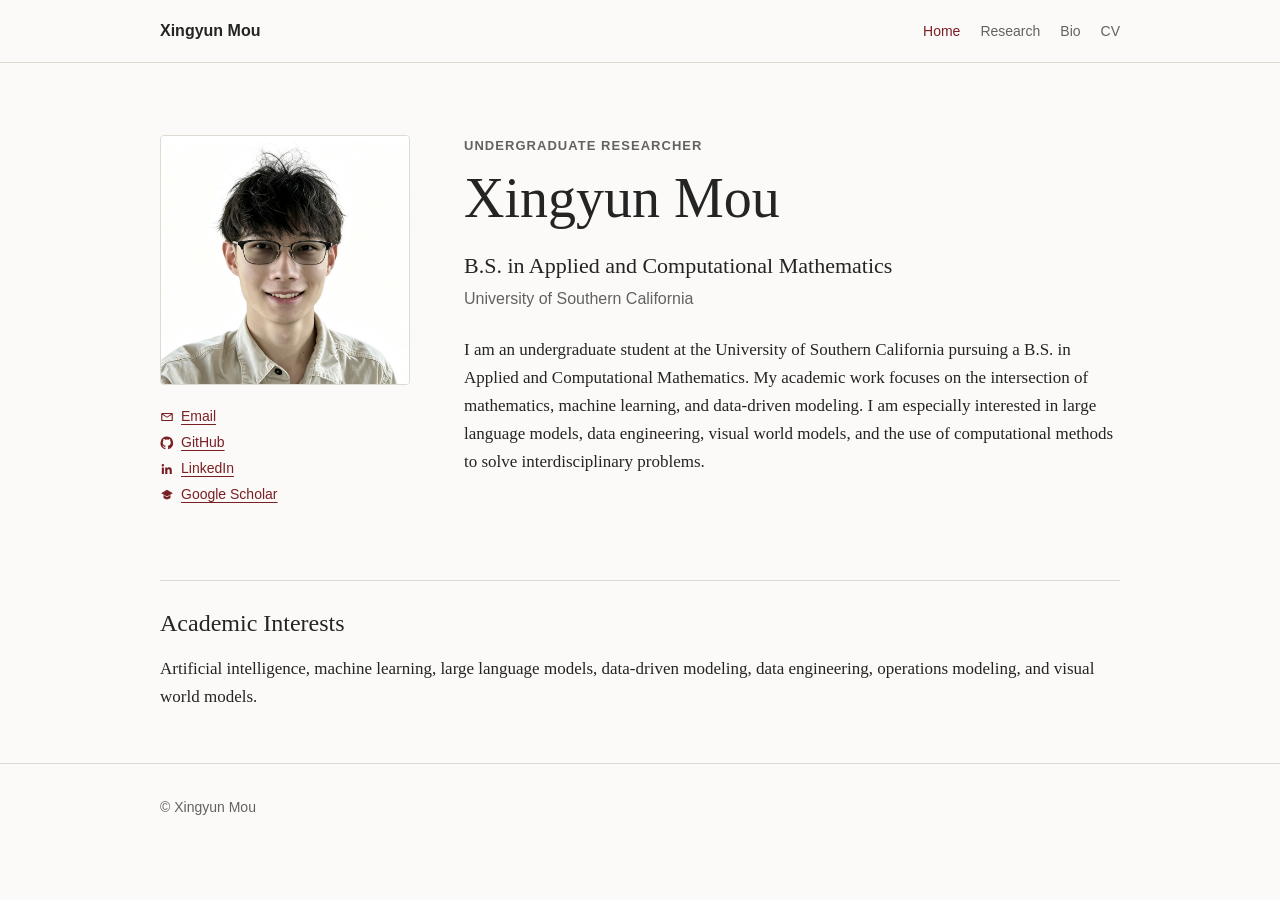
<file: index.html>
<!DOCTYPE html>
<html lang="en">
<head>
  <meta charset="utf-8">
  <meta name="viewport" content="width=device-width, initial-scale=1">
  <meta name="description" content="Personal academic website for Xingyun Mou, undergraduate student in Applied and Computational Mathematics at the University of Southern California.">
  <title>Xingyun Mou</title>
  <link rel="stylesheet" href="assets/styles.css">
</head>
<body>
  <header class="site-header">
    <nav class="nav container" aria-label="Primary navigation">
      <a class="site-title" href="index.html">Xingyun Mou</a>
      <div class="nav-links">
        <a href="index.html" aria-current="page">Home</a>
        <a href="research.html">Research</a>
        <a href="bio.html">Bio</a>
        <a href="files/Xingyun_Mou_CV.pdf">CV</a>
      </div>
    </nav>
  </header>

  <main class="container">
    <section class="profile-layout" aria-labelledby="intro-heading">
      <aside class="profile-panel">
        <figure class="portrait">
          <img src="assets/profile.jpg" alt="Profile photo of Xingyun Mou">
        </figure>
        <div class="contact-links" aria-label="External and contact links">
          <a href="mailto:xingyunm@usc.edu">
            <svg class="contact-icon" aria-hidden="true" viewBox="0 0 24 24" width="14" height="14" focusable="false">
              <path d="M4 5h16a2 2 0 0 1 2 2v10a2 2 0 0 1-2 2H4a2 2 0 0 1-2-2V7a2 2 0 0 1 2-2Zm0 3.2v8.8h16V8.2l-8 5.2-8-5.2Zm1.2-1.2 6.8 4.4L18.8 7H5.2Z"/>
            </svg>
            <span>Email</span>
          </a>
          <a href="https://github.com/ethanmou">
            <svg class="contact-icon" aria-hidden="true" viewBox="0 0 24 24" width="14" height="14" focusable="false">
              <path d="M12 .8a11.2 11.2 0 0 0-3.5 21.8c.6.1.8-.3.8-.6v-2c-3.2.7-3.9-1.4-3.9-1.4-.5-1.3-1.2-1.7-1.2-1.7-1-.7.1-.7.1-.7 1.1.1 1.7 1.2 1.7 1.2 1 1.7 2.7 1.2 3.3.9.1-.7.4-1.2.7-1.5-2.6-.3-5.3-1.3-5.3-5.6 0-1.2.4-2.3 1.2-3.1-.1-.3-.5-1.5.1-3 0 0 1-.3 3.2 1.2a11 11 0 0 1 5.8 0C16.2 4.8 17.2 5 17.2 5c.6 1.5.2 2.7.1 3 .7.8 1.2 1.8 1.2 3.1 0 4.3-2.7 5.3-5.3 5.6.4.4.8 1.1.8 2.2V22c0 .3.2.7.8.6A11.2 11.2 0 0 0 12 .8Z"/>
            </svg>
            <span>GitHub</span>
          </a>
          <a href="https://www.linkedin.com/in/xingyun-3b1611391">
            <svg class="contact-icon" aria-hidden="true" viewBox="0 0 24 24" width="14" height="14" focusable="false">
              <path d="M4.9 3.5a2.1 2.1 0 1 1 0 4.2 2.1 2.1 0 0 1 0-4.2ZM3.1 9.3h3.6v11.2H3.1V9.3Zm5.8 0h3.4v1.5h.1c.5-.9 1.7-1.8 3.4-1.8 3.7 0 4.4 2.4 4.4 5.6v5.9h-3.6v-5.2c0-1.3 0-2.9-1.8-2.9s-2.1 1.4-2.1 2.8v5.3H8.9V9.3Z"/>
            </svg>
            <span>LinkedIn</span>
          </a>
          <a href="https://scholar.google.com/citations?user=PLACEHOLDER">
            <svg class="contact-icon" aria-hidden="true" viewBox="0 0 24 24" width="14" height="14" focusable="false">
              <path d="m12 3 10 5.8-10 5.8L2 8.8 12 3Zm-6 9.2 6 3.5 6-3.5v4.2c0 1.2-2.7 3.1-6 3.1s-6-1.9-6-3.1v-4.2Z"/>
            </svg>
            <span>Google Scholar</span>
          </a>
        </div>
      </aside>

      <section class="intro">
        <p class="eyebrow">Undergraduate Researcher</p>
        <h1 id="intro-heading">Xingyun Mou</h1>
        <p class="lead">B.S. in Applied and Computational Mathematics</p>
        <p class="institution">University of Southern California</p>

        <p>
          I am an undergraduate student at the University of Southern California pursuing a
          B.S. in Applied and Computational Mathematics. My academic work focuses on the
          intersection of mathematics, machine learning, and data-driven modeling. I am
          especially interested in large language models, data engineering, visual world
          models, and the use of computational methods to solve interdisciplinary
          problems.
        </p>
      </section>
    </section>

    <section class="section-block" aria-labelledby="interests-heading">
      <h2 id="interests-heading">Academic Interests</h2>
      <p>
        Artificial intelligence, machine learning, large language models, data-driven
        modeling, data engineering, operations modeling, and visual world models.
      </p>
    </section>
  </main>

  <footer class="site-footer">
    <div class="container">
      <p>&copy; Xingyun Mou</p>
    </div>
  </footer>
</body>
</html>
</file>
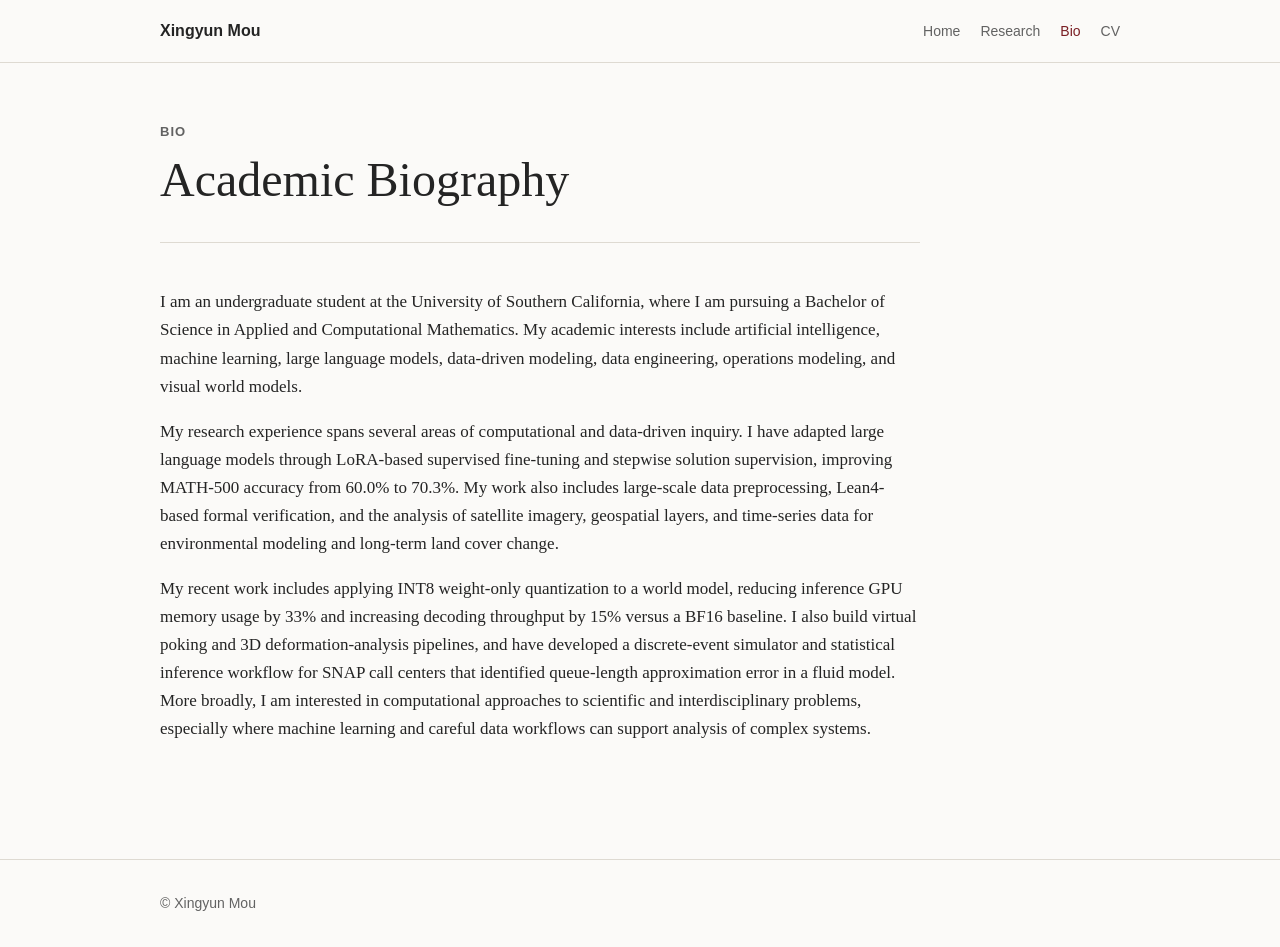
<file: bio.html>
<!DOCTYPE html>
<html lang="en">
<head>
  <meta charset="utf-8">
  <meta name="viewport" content="width=device-width, initial-scale=1">
  <meta name="description" content="Academic biography for Xingyun Mou.">
  <title>Bio | Xingyun Mou</title>
  <link rel="stylesheet" href="assets/styles.css">
</head>
<body>
  <header class="site-header">
    <nav class="nav container" aria-label="Primary navigation">
      <a class="site-title" href="index.html">Xingyun Mou</a>
      <div class="nav-links">
        <a href="index.html">Home</a>
        <a href="research.html">Research</a>
        <a href="bio.html" aria-current="page">Bio</a>
        <a href="files/Xingyun_Mou_CV.pdf">CV</a>
      </div>
    </nav>
  </header>

  <main class="container page">
    <header class="page-header">
      <p class="eyebrow">Bio</p>
      <h1>Academic Biography</h1>
    </header>

    <section class="section-block prose">
      <p>
        I am an undergraduate student at the University of Southern California, where I am
        pursuing a Bachelor of Science in Applied and Computational Mathematics. My
        academic interests include artificial intelligence, machine learning, large
        language models, data-driven modeling, data engineering, operations modeling, and
        visual world models.
      </p>

      <p>
        My research experience spans several areas of computational and data-driven
        inquiry. I have adapted large language models through LoRA-based supervised
        fine-tuning and stepwise solution supervision, improving MATH-500 accuracy from
        60.0% to 70.3%. My work also includes large-scale data preprocessing, Lean4-based
        formal verification, and the analysis of satellite imagery, geospatial layers,
        and time-series data for environmental modeling and long-term land cover change.
      </p>

      <p>
        My recent work includes applying INT8 weight-only quantization to a world model,
        reducing inference GPU memory usage by 33% and increasing decoding throughput by
        15% versus a BF16 baseline. I also build virtual poking and 3D deformation-analysis
        pipelines, and have developed a discrete-event simulator and statistical inference
        workflow for SNAP call centers that identified queue-length approximation error in
        a fluid model. More broadly, I am interested in computational approaches to
        scientific and interdisciplinary problems, especially where machine learning and
        careful data workflows can support analysis of complex systems.
      </p>
    </section>
  </main>

  <footer class="site-footer">
    <div class="container">
      <p>&copy; Xingyun Mou</p>
    </div>
  </footer>
</body>
</html>
</file>
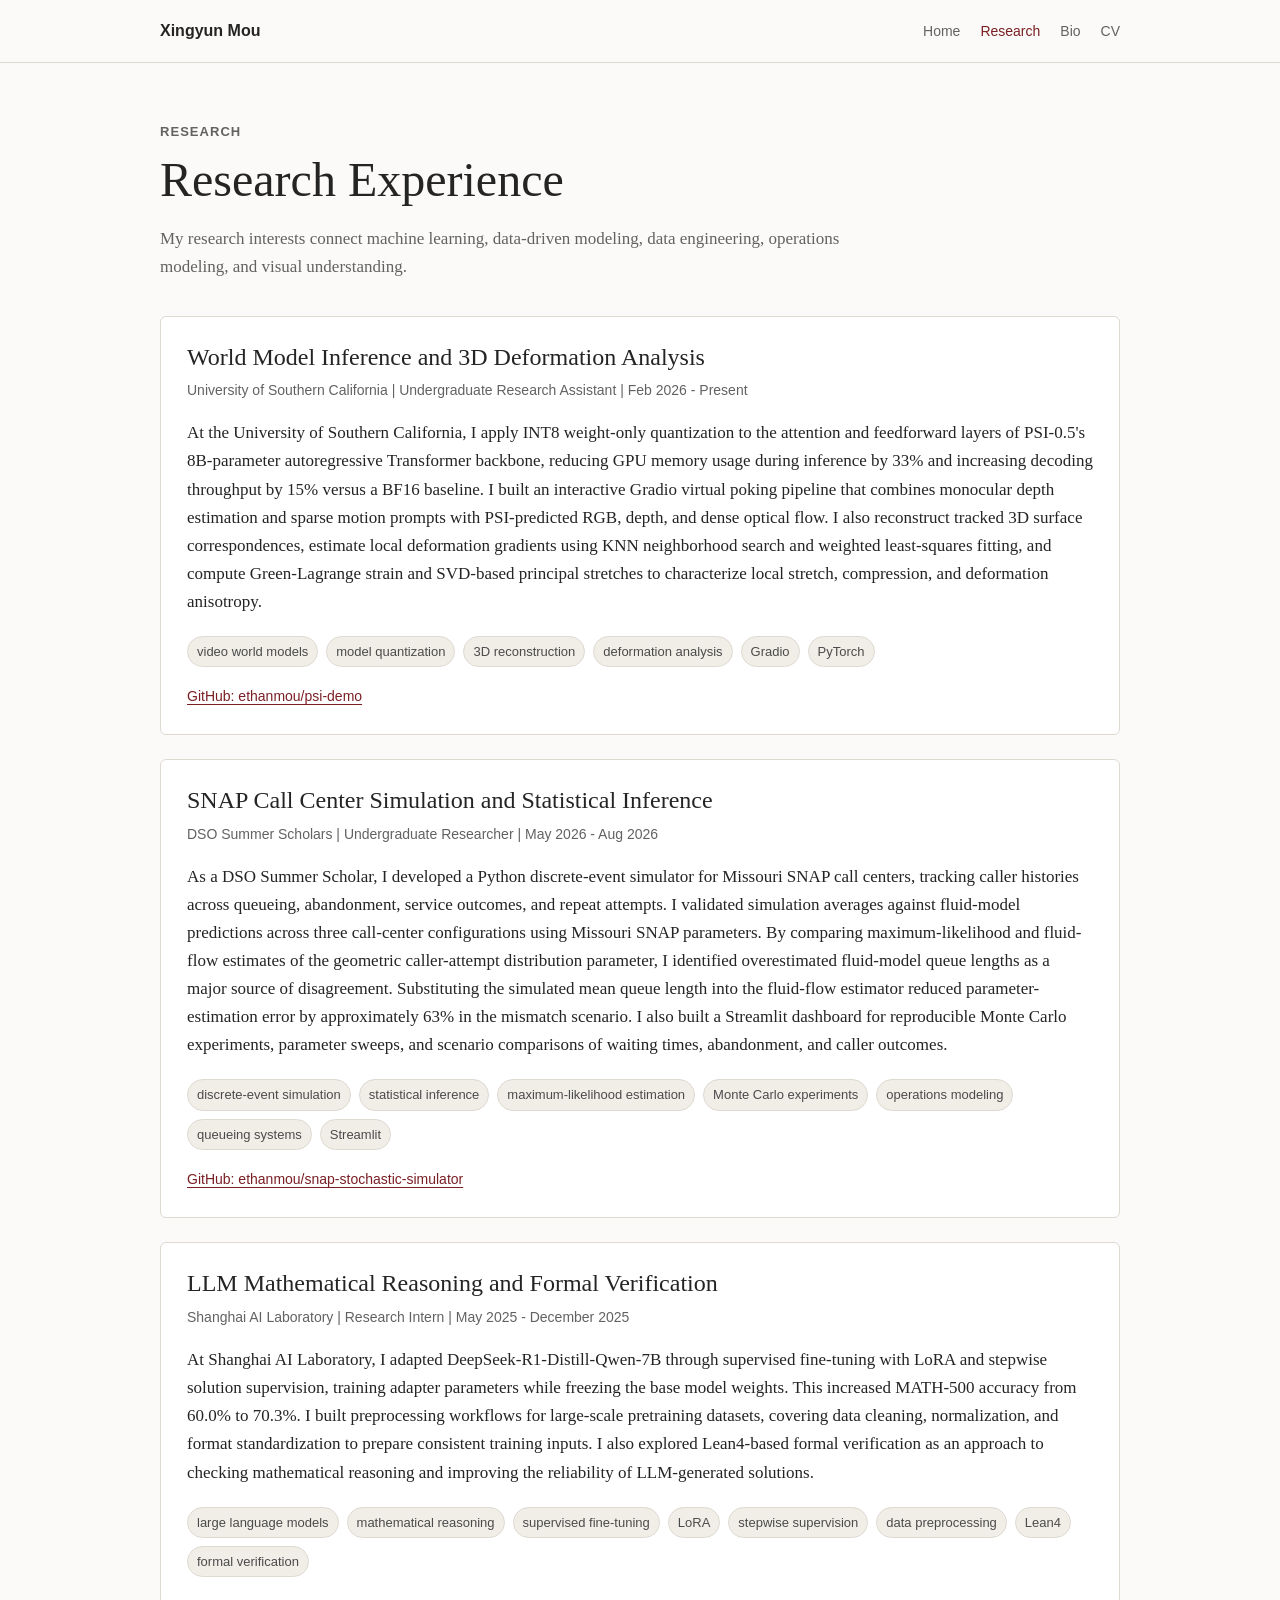
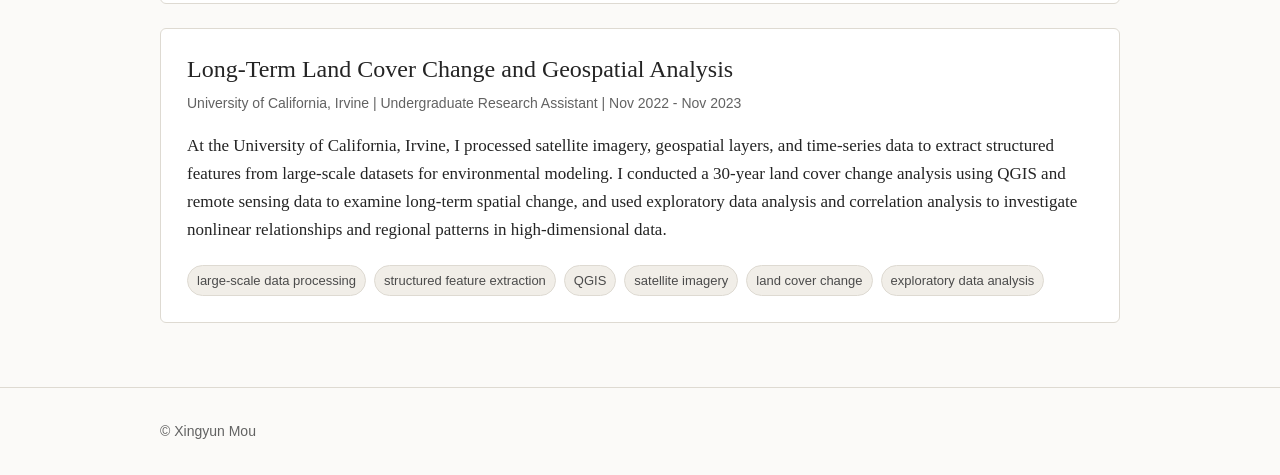
<file: research.html>
<!DOCTYPE html>
<html lang="en">
<head>
  <meta charset="utf-8">
  <meta name="viewport" content="width=device-width, initial-scale=1">
  <meta name="description" content="Research experience and academic projects by Xingyun Mou.">
  <title>Research | Xingyun Mou</title>
  <link rel="stylesheet" href="assets/styles.css">
</head>
<body>
  <header class="site-header">
    <nav class="nav container" aria-label="Primary navigation">
      <a class="site-title" href="index.html">Xingyun Mou</a>
      <div class="nav-links">
        <a href="index.html">Home</a>
        <a href="research.html" aria-current="page">Research</a>
        <a href="bio.html">Bio</a>
        <a href="files/Xingyun_Mou_CV.pdf">CV</a>
      </div>
    </nav>
  </header>

  <main class="container page">
    <header class="page-header">
      <p class="eyebrow">Research</p>
      <h1>Research Experience</h1>
      <p>
        My research interests connect machine learning, data-driven modeling, data
        engineering, operations modeling, and visual understanding.
      </p>
    </header>

    <section class="project-list" aria-label="Research projects">
      <article class="project">
        <div class="project-heading">
          <h2>World Model Inference and 3D Deformation Analysis</h2>
          <p class="project-meta">University of Southern California | Undergraduate Research Assistant | Feb 2026 - Present</p>
        </div>
        <p>
          At the University of Southern California, I apply INT8 weight-only quantization
          to the attention and feedforward layers of PSI-0.5's 8B-parameter autoregressive
          Transformer backbone, reducing GPU memory usage during inference by 33% and
          increasing decoding throughput by 15% versus a BF16 baseline. I built an
          interactive Gradio virtual poking pipeline that combines monocular depth
          estimation and sparse motion prompts with PSI-predicted RGB, depth, and dense
          optical flow. I also reconstruct tracked 3D surface correspondences, estimate
          local deformation gradients using KNN neighborhood search and weighted
          least-squares fitting, and compute Green-Lagrange strain and SVD-based principal
          stretches to characterize local stretch, compression, and deformation
          anisotropy.
        </p>
        <p class="keywords">
          <span>video world models</span>
          <span>model quantization</span>
          <span>3D reconstruction</span>
          <span>deformation analysis</span>
          <span>Gradio</span>
          <span>PyTorch</span>
        </p>
        <p class="project-link">
          <a href="https://github.com/ethanmou/psi-demo">GitHub: ethanmou/psi-demo</a>
        </p>
      </article>

      <article class="project">
        <div class="project-heading">
          <h2>SNAP Call Center Simulation and Statistical Inference</h2>
          <p class="project-meta">DSO Summer Scholars | Undergraduate Researcher | May 2026 - Aug 2026</p>
        </div>
        <p>
          As a DSO Summer Scholar, I developed a Python discrete-event simulator for
          Missouri SNAP call centers, tracking caller histories across queueing,
          abandonment, service outcomes, and repeat attempts. I validated simulation
          averages against fluid-model predictions across three call-center configurations
          using Missouri SNAP parameters. By comparing maximum-likelihood and fluid-flow
          estimates of the geometric caller-attempt distribution parameter, I identified
          overestimated fluid-model queue lengths as a major source of disagreement.
          Substituting the simulated mean queue length into the fluid-flow estimator
          reduced parameter-estimation error by approximately 63% in the mismatch
          scenario. I also built a Streamlit dashboard for reproducible Monte Carlo
          experiments, parameter sweeps, and scenario comparisons of waiting times,
          abandonment, and caller outcomes.
        </p>
        <p class="keywords">
          <span>discrete-event simulation</span>
          <span>statistical inference</span>
          <span>maximum-likelihood estimation</span>
          <span>Monte Carlo experiments</span>
          <span>operations modeling</span>
          <span>queueing systems</span>
          <span>Streamlit</span>
        </p>
        <p class="project-link">
          <a href="https://github.com/ethanmou/snap-stochastic-simulator">GitHub: ethanmou/snap-stochastic-simulator</a>
        </p>
      </article>

      <article class="project">
        <div class="project-heading">
          <h2>LLM Mathematical Reasoning and Formal Verification</h2>
          <p class="project-meta">Shanghai AI Laboratory | Research Intern | May 2025 - December 2025</p>
        </div>
        <p>
          At Shanghai AI Laboratory, I adapted DeepSeek-R1-Distill-Qwen-7B through
          supervised fine-tuning with LoRA and stepwise solution supervision, training
          adapter parameters while freezing the base model weights. This increased
          MATH-500 accuracy from 60.0% to 70.3%. I built preprocessing workflows for
          large-scale pretraining datasets, covering data cleaning, normalization, and
          format standardization to prepare consistent training inputs. I also explored
          Lean4-based formal verification as an approach to checking mathematical
          reasoning and improving the reliability of LLM-generated solutions.
        </p>
        <p class="keywords">
          <span>large language models</span>
          <span>mathematical reasoning</span>
          <span>supervised fine-tuning</span>
          <span>LoRA</span>
          <span>stepwise supervision</span>
          <span>data preprocessing</span>
          <span>Lean4</span>
          <span>formal verification</span>
        </p>
      </article>

      <article class="project">
        <div class="project-heading">
          <h2>Long-Term Land Cover Change and Geospatial Analysis</h2>
          <p class="project-meta">University of California, Irvine | Undergraduate Research Assistant | Nov 2022 - Nov 2023</p>
        </div>
        <p>
          At the University of California, Irvine, I processed satellite imagery,
          geospatial layers, and time-series data to extract structured features from
          large-scale datasets for environmental modeling. I conducted a 30-year land
          cover change analysis using QGIS and remote sensing data to examine long-term
          spatial change, and used exploratory data analysis and correlation analysis to
          investigate nonlinear relationships and regional patterns in high-dimensional
          data.
        </p>
        <p class="keywords">
          <span>large-scale data processing</span>
          <span>structured feature extraction</span>
          <span>QGIS</span>
          <span>satellite imagery</span>
          <span>land cover change</span>
          <span>exploratory data analysis</span>
        </p>
      </article>
    </section>
  </main>

  <footer class="site-footer">
    <div class="container">
      <p>&copy; Xingyun Mou</p>
    </div>
  </footer>
</body>
</html>
</file>
<file: assets/styles.css>
:root {
  --background: #fbfaf8;
  --surface: #ffffff;
  --text: #242424;
  --muted: #626262;
  --border: #dedad2;
  --accent: #7a1f24;
  --accent-dark: #5f161b;
  --tag-bg: #f1eee8;
  --max-width: 960px;
}

* {
  box-sizing: border-box;
}

html {
  scroll-behavior: smooth;
}

body {
  margin: 0;
  background: var(--background);
  color: var(--text);
  font-family: Georgia, "Times New Roman", serif;
  font-size: 17px;
  line-height: 1.65;
}

a {
  color: var(--accent);
  text-decoration-thickness: 1px;
  text-underline-offset: 3px;
}

a:hover,
a:focus {
  color: var(--accent-dark);
}

.container {
  width: min(100% - 32px, var(--max-width));
  margin: 0 auto;
}

.site-header {
  background: rgba(251, 250, 248, 0.96);
  border-bottom: 1px solid var(--border);
}

.nav {
  display: flex;
  align-items: center;
  justify-content: space-between;
  gap: 24px;
  padding: 18px 0;
}

.site-title {
  color: var(--text);
  font-family: -apple-system, BlinkMacSystemFont, "Segoe UI", sans-serif;
  font-size: 16px;
  font-weight: 700;
  letter-spacing: 0;
  text-decoration: none;
  white-space: nowrap;
}

.nav-links {
  display: flex;
  flex-wrap: wrap;
  justify-content: flex-end;
  gap: 14px 20px;
  font-family: -apple-system, BlinkMacSystemFont, "Segoe UI", sans-serif;
  font-size: 14px;
}

.nav-links a {
  color: var(--muted);
  text-decoration: none;
}

.nav-links a:hover,
.nav-links a:focus,
.nav-links a[aria-current="page"] {
  color: var(--accent);
}

.profile-layout {
  display: grid;
  grid-template-columns: 250px minmax(0, 1fr);
  gap: 54px;
  padding: 72px 0 42px;
}

.profile-panel {
  display: flex;
  flex-direction: column;
  gap: 22px;
}

.portrait {
  display: grid;
  place-items: center;
  width: 100%;
  aspect-ratio: 1;
  margin: 0;
  overflow: hidden;
  border: 1px solid var(--border);
  border-radius: 4px;
  background:
    linear-gradient(135deg, rgba(122, 31, 36, 0.1), rgba(66, 102, 116, 0.12)),
    var(--surface);
}

.portrait img {
  width: 100%;
  height: 100%;
  object-fit: cover;
  color: var(--muted);
  font-family: -apple-system, BlinkMacSystemFont, "Segoe UI", sans-serif;
  font-size: 14px;
  text-align: center;
}

.contact-links {
  display: flex;
  flex-wrap: wrap;
  gap: 10px 16px;
  font-family: -apple-system, BlinkMacSystemFont, "Segoe UI", sans-serif;
  font-size: 14px;
}

.contact-links {
  flex-direction: column;
  gap: 7px;
}

.contact-links a {
  display: inline-flex;
  align-items: center;
  gap: 7px;
  width: fit-content;
  line-height: 1.35;
}

.contact-icon {
  display: inline-block;
  width: 1em;
  height: 1em;
  flex: 0 0 1em;
  fill: currentColor;
}

.intro {
  max-width: 660px;
}

.eyebrow {
  margin: 0 0 8px;
  color: var(--muted);
  font-family: -apple-system, BlinkMacSystemFont, "Segoe UI", sans-serif;
  font-size: 13px;
  font-weight: 700;
  letter-spacing: 0.08em;
  text-transform: uppercase;
}

h1,
h2,
h3 {
  margin: 0;
  color: var(--text);
  line-height: 1.2;
}

h1 {
  font-size: clamp(34px, 6vw, 56px);
  font-weight: 500;
}

h2 {
  font-size: 24px;
  font-weight: 500;
}

.lead {
  margin: 18px 0 0;
  font-size: 22px;
  line-height: 1.45;
}

.institution {
  margin: 4px 0 24px;
  color: var(--muted);
  font-family: -apple-system, BlinkMacSystemFont, "Segoe UI", sans-serif;
  font-size: 16px;
}

.section-block {
  margin: 34px 0 52px;
  padding-top: 28px;
  border-top: 1px solid var(--border);
}

.section-block h2 {
  margin-bottom: 12px;
}

.page {
  padding: 58px 0 64px;
}

.page-header {
  max-width: 730px;
  margin-bottom: 34px;
}

.page-header h1 {
  font-size: clamp(32px, 5vw, 48px);
}

.page-header p:last-child {
  color: var(--muted);
}

.project-list {
  display: grid;
  gap: 24px;
}

.project {
  padding: 26px;
  background: var(--surface);
  border: 1px solid var(--border);
  border-radius: 6px;
}

.project-heading {
  margin-bottom: 14px;
}

.project-meta {
  margin: 8px 0 0;
  color: var(--muted);
  font-family: -apple-system, BlinkMacSystemFont, "Segoe UI", sans-serif;
  font-size: 14px;
}

.keywords {
  display: flex;
  flex-wrap: wrap;
  gap: 8px;
  margin: 20px 0 0;
  font-family: -apple-system, BlinkMacSystemFont, "Segoe UI", sans-serif;
  font-size: 13px;
}

.keywords span {
  padding: 4px 9px;
  background: var(--tag-bg);
  border: 1px solid var(--border);
  border-radius: 999px;
  color: #4b4b4b;
}

.project-link {
  margin: 18px 0 0;
  font-family: -apple-system, BlinkMacSystemFont, "Segoe UI", sans-serif;
  font-size: 14px;
}

.prose {
  max-width: 760px;
}

.site-footer {
  padding: 32px 0;
  border-top: 1px solid var(--border);
  color: var(--muted);
  font-family: -apple-system, BlinkMacSystemFont, "Segoe UI", sans-serif;
  font-size: 14px;
}

.site-footer .container {
  display: block;
}

.site-footer p {
  margin: 0;
}

@media (max-width: 760px) {
  .nav {
    align-items: flex-start;
    flex-direction: column;
    gap: 12px;
  }

  .nav-links {
    justify-content: flex-start;
  }

  .profile-layout {
    grid-template-columns: 1fr;
    gap: 32px;
    padding-top: 46px;
  }

  .profile-panel {
    max-width: 280px;
  }

  .contact-links {
    flex-direction: row;
  }

  .project {
    padding: 20px;
  }
}
</file>
